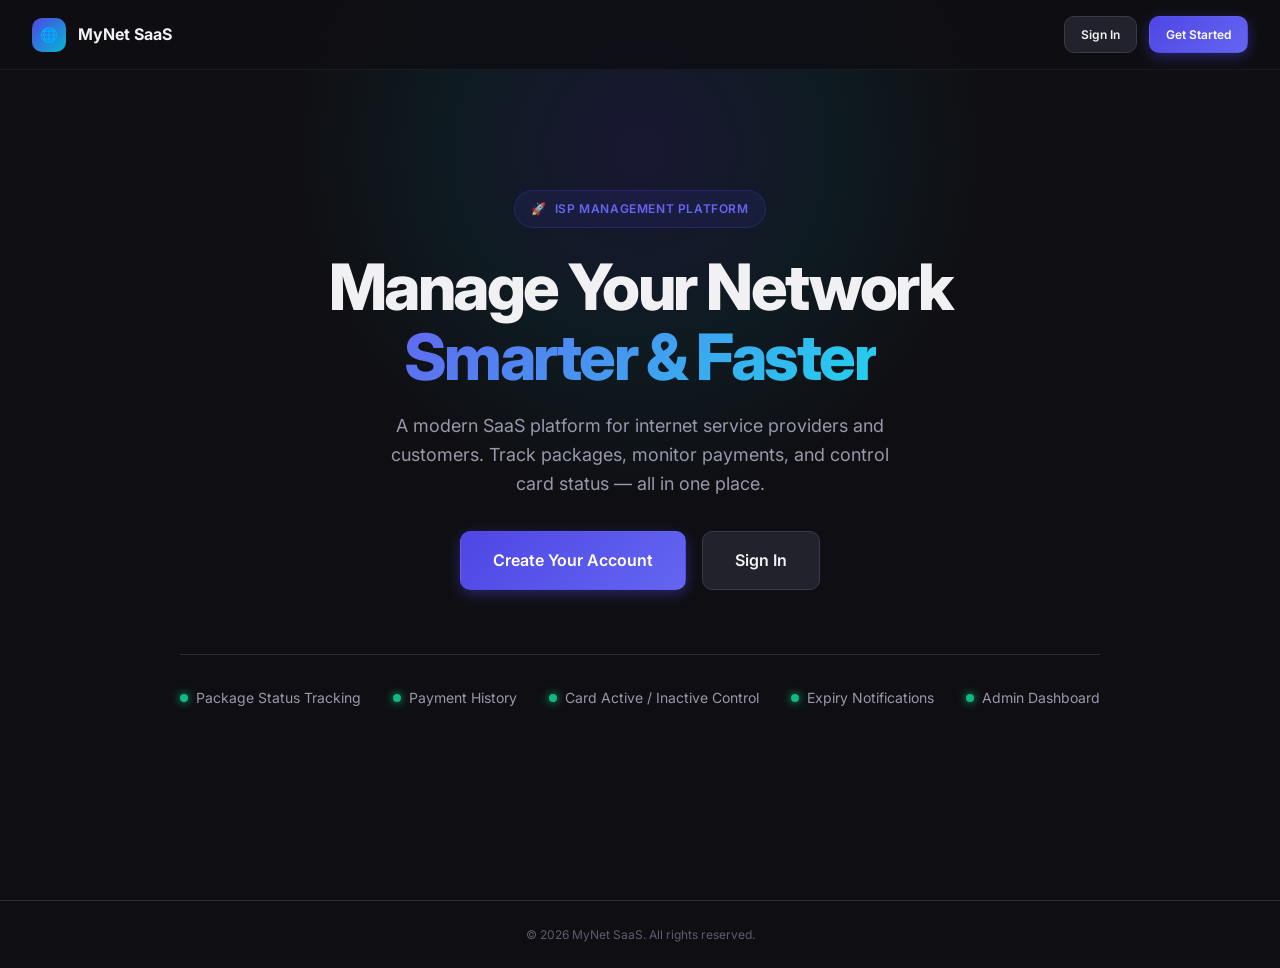
<file: index.html>
<!DOCTYPE html>
<html lang="en">
<head>
  <meta charset="UTF-8" />
  <meta name="viewport" content="width=device-width, initial-scale=1.0" />
  <title>MyNet SaaS — Manage Your Network Services</title>
  <meta name="description" content="MyNet SaaS — A powerful platform to manage your internet packages, track payments, and monitor your account status." />
  <link rel="stylesheet" href="./assets/css/main.css" />
  <style>
    /* ── Landing Page Specific ─────────────────────────── */
    .hero {
      min-height: 100vh;
      display: flex;
      flex-direction: column;
      align-items: center;
      justify-content: center;
      text-align: center;
      padding: var(--space-12) var(--space-6);
      position: relative;
      overflow: hidden;
    }

    /* Ambient glow blobs */
    .hero::before {
      content: '';
      position: absolute;
      top: -200px;
      left: 50%;
      transform: translateX(-50%);
      width: 700px;
      height: 700px;
      background: radial-gradient(ellipse at center,
        rgba(79, 70, 229, 0.15) 0%,
        rgba(6, 182, 212, 0.07) 40%,
        transparent 70%);
      pointer-events: none;
    }

    .hero-badge {
      display: inline-flex;
      align-items: center;
      gap: var(--space-2);
      background: rgba(79, 70, 229, 0.1);
      border: 1px solid rgba(79, 70, 229, 0.25);
      border-radius: var(--radius-full);
      padding: var(--space-2) var(--space-4);
      font-size: var(--font-size-xs);
      font-weight: 600;
      color: var(--color-primary-light);
      letter-spacing: 0.05em;
      text-transform: uppercase;
      margin-bottom: var(--space-6);
      animation: fadeInUp 0.6s ease both;
    }

    .hero-title {
      font-size: clamp(2.5rem, 6vw, 4rem);
      font-weight: 800;
      letter-spacing: -0.04em;
      line-height: 1.1;
      margin-bottom: var(--space-5);
      animation: fadeInUp 0.6s 0.1s ease both;
    }

    .hero-title .gradient-text {
      background: linear-gradient(135deg, var(--color-primary-light), var(--color-accent-light));
      -webkit-background-clip: text;
      -webkit-text-fill-color: transparent;
      background-clip: text;
    }

    .hero-subtitle {
      font-size: var(--font-size-lg);
      color: var(--color-text-secondary);
      max-width: 520px;
      margin: 0 auto var(--space-8);
      line-height: 1.6;
      animation: fadeInUp 0.6s 0.2s ease both;
    }

    .hero-cta {
      display: flex;
      align-items: center;
      gap: var(--space-4);
      flex-wrap: wrap;
      justify-content: center;
      animation: fadeInUp 0.6s 0.3s ease both;
    }

    .hero-features {
      display: flex;
      align-items: center;
      gap: var(--space-8);
      margin-top: var(--space-16);
      padding-top: var(--space-8);
      border-top: 1px solid var(--color-border);
      flex-wrap: wrap;
      justify-content: center;
      animation: fadeInUp 0.6s 0.4s ease both;
    }

    .hero-feature {
      display: flex;
      align-items: center;
      gap: var(--space-2);
      font-size: var(--font-size-sm);
      color: var(--color-text-secondary);
    }

    .hero-feature-dot {
      width: 8px;
      height: 8px;
      border-radius: 50%;
      background: var(--color-success);
      box-shadow: 0 0 8px var(--color-success);
    }

    /* Navbar */
    .landing-nav {
      position: fixed;
      top: 0;
      left: 0;
      right: 0;
      display: flex;
      align-items: center;
      justify-content: space-between;
      padding: var(--space-4) var(--space-8);
      background: rgba(15, 15, 19, 0.85);
      backdrop-filter: blur(16px);
      border-bottom: 1px solid rgba(255, 255, 255, 0.06);
      z-index: var(--z-dropdown);
    }

    .landing-nav-logo {
      display: flex;
      align-items: center;
      gap: var(--space-3);
      font-size: var(--font-size-base);
      font-weight: 700;
      color: var(--color-text-primary);
      text-decoration: none;
    }

    .landing-nav-logo-icon {
      width: 34px;
      height: 34px;
      background: linear-gradient(135deg, var(--color-primary), var(--color-accent));
      border-radius: var(--radius-md);
      display: flex;
      align-items: center;
      justify-content: center;
      font-size: 0.9rem;
    }

    .landing-nav-actions {
      display: flex;
      align-items: center;
      gap: var(--space-3);
    }

    @keyframes fadeInUp {
      from { opacity: 0; transform: translateY(20px); }
      to   { opacity: 1; transform: translateY(0);    }
    }
  </style>
</head>
<body>

  <!-- ── Navigation ──────────────────────────────────────── -->
  <nav class="landing-nav" id="landing-nav" role="navigation" aria-label="Main navigation">
    <a href="./index.html" class="landing-nav-logo">
      <div class="landing-nav-logo-icon" aria-hidden="true">🌐</div>
      <span>MyNet SaaS</span>
    </a>
    <div class="landing-nav-actions">
      <a href="./pages/login.html" class="btn btn-secondary btn-sm" id="nav-login-btn">Sign In</a>
      <a href="./pages/register.html" class="btn btn-primary btn-sm" id="nav-register-btn">Get Started</a>
    </div>
  </nav>

  <!-- ── Hero Section ─────────────────────────────────────── -->
  <main>
    <section class="hero" aria-labelledby="hero-heading">

      <div class="hero-badge" role="note">
        <span>🚀</span>
        <span>ISP Management Platform</span>
      </div>

      <h1 class="hero-title" id="hero-heading">
        Manage Your Network<br />
        <span class="gradient-text">Smarter & Faster</span>
      </h1>

      <p class="hero-subtitle">
        A modern SaaS platform for internet service providers and customers.
        Track packages, monitor payments, and control card status — all in one place.
      </p>

      <div class="hero-cta">
        <a href="./pages/register.html" class="btn btn-primary btn-lg" id="hero-cta-register">
          Create Your Account
        </a>
        <a href="./pages/login.html" class="btn btn-secondary btn-lg" id="hero-cta-login">
          Sign In
        </a>
      </div>

      <div class="hero-features" role="list">
        <div class="hero-feature" role="listitem">
          <div class="hero-feature-dot" aria-hidden="true"></div>
          <span>Package Status Tracking</span>
        </div>
        <div class="hero-feature" role="listitem">
          <div class="hero-feature-dot" aria-hidden="true"></div>
          <span>Payment History</span>
        </div>
        <div class="hero-feature" role="listitem">
          <div class="hero-feature-dot" aria-hidden="true"></div>
          <span>Card Active / Inactive Control</span>
        </div>
        <div class="hero-feature" role="listitem">
          <div class="hero-feature-dot" aria-hidden="true"></div>
          <span>Expiry Notifications</span>
        </div>
        <div class="hero-feature" role="listitem">
          <div class="hero-feature-dot" aria-hidden="true"></div>
          <span>Admin Dashboard</span>
        </div>
      </div>

    </section>
  </main>

  <!-- ── Footer ───────────────────────────────────────────── -->
  <footer style="text-align:center; padding: var(--space-6); border-top: 1px solid var(--color-border); color: var(--color-text-muted); font-size: var(--font-size-xs);">
    &copy; <span data-year></span> MyNet SaaS. All rights reserved.
  </footer>

  <!-- ── Scripts ──────────────────────────────────────────── -->
  <script type="module" src="./assets/js/app.js"></script>

</body>
</html>
</file>
<file: assets/css/main.css>
/* ============================================================
   MyNet SaaS — main.css
   Global design tokens, reset, typography, and utilities.
   All other CSS files import or build on top of this.
   ============================================================ */

/* ── Google Fonts ───────────────────────────────────────────── */
@import url('https://fonts.googleapis.com/css2?family=Inter:wght@300;400;500;600;700;800&display=swap');

/* ── Design Tokens (CSS Custom Properties) ──────────────────── */
:root {
  /* Brand Colors */
  --color-primary:        #4f46e5;   /* Indigo */
  --color-primary-light:  #6366f1;
  --color-primary-dark:   #3730a3;
  --color-accent:         #06b6d4;   /* Cyan */
  --color-accent-light:   #22d3ee;

  /* Semantic Colors */
  --color-success:        #10b981;
  --color-warning:        #f59e0b;
  --color-danger:         #ef4444;
  --color-info:           #3b82f6;

  /* Neutral Palette */
  --color-bg:             #0f0f13;
  --color-surface:        #18181f;
  --color-surface-2:      #22222c;
  --color-surface-3:      #2c2c38;
  --color-border:         #2e2e3a;
  --color-border-light:   #3a3a4a;

  /* Text */
  --color-text-primary:   #f1f1f3;
  --color-text-secondary: #9898aa;
  --color-text-muted:     #5c5c70;
  --color-text-inverse:   #ffffff;

  /* Typography */
  --font-family:          'Inter', system-ui, -apple-system, sans-serif;
  --font-size-xs:         0.75rem;   /* 12px */
  --font-size-sm:         0.875rem;  /* 14px */
  --font-size-base:       1rem;      /* 16px */
  --font-size-lg:         1.125rem;  /* 18px */
  --font-size-xl:         1.25rem;   /* 20px */
  --font-size-2xl:        1.5rem;    /* 24px */
  --font-size-3xl:        1.875rem;  /* 30px */
  --font-size-4xl:        2.25rem;   /* 36px */

  /* Spacing Scale */
  --space-1:  0.25rem;
  --space-2:  0.5rem;
  --space-3:  0.75rem;
  --space-4:  1rem;
  --space-5:  1.25rem;
  --space-6:  1.5rem;
  --space-8:  2rem;
  --space-10: 2.5rem;
  --space-12: 3rem;
  --space-16: 4rem;
  --space-20: 5rem;

  /* Border Radius */
  --radius-sm:   0.375rem;
  --radius-md:   0.625rem;
  --radius-lg:   0.875rem;
  --radius-xl:   1.25rem;
  --radius-2xl:  1.75rem;
  --radius-full: 9999px;

  /* Shadows */
  --shadow-sm:   0 1px 3px rgba(0, 0, 0, 0.4);
  --shadow-md:   0 4px 16px rgba(0, 0, 0, 0.4);
  --shadow-lg:   0 8px 32px rgba(0, 0, 0, 0.5);
  --shadow-glow: 0 0 24px rgba(79, 70, 229, 0.25);

  /* Transitions */
  --transition-fast:   150ms ease;
  --transition-base:   250ms ease;
  --transition-slow:   400ms ease;

  /* Z-index Scale */
  --z-dropdown: 100;
  --z-modal:    200;
  --z-toast:    300;
  --z-overlay:  400;
}

/* ── CSS Reset ──────────────────────────────────────────────── */
*,
*::before,
*::after {
  box-sizing: border-box;
  margin: 0;
  padding: 0;
}

html {
  font-size: 16px;
  scroll-behavior: smooth;
  -webkit-text-size-adjust: 100%;
}

body {
  font-family: var(--font-family);
  font-size: var(--font-size-base);
  color: var(--color-text-primary);
  background-color: var(--color-bg);
  line-height: 1.6;
  min-height: 100vh;
  -webkit-font-smoothing: antialiased;
  -moz-osx-font-smoothing: grayscale;
}

a {
  color: var(--color-primary-light);
  text-decoration: none;
  transition: color var(--transition-fast);
}

a:hover {
  color: var(--color-accent-light);
}

ul, ol {
  list-style: none;
}

img, video {
  max-width: 100%;
  display: block;
}

button {
  cursor: pointer;
  border: none;
  background: none;
  font-family: inherit;
}

input, textarea, select {
  font-family: inherit;
  font-size: inherit;
}

/* ── Typography ─────────────────────────────────────────────── */
h1, h2, h3, h4, h5, h6 {
  font-weight: 700;
  line-height: 1.25;
  color: var(--color-text-primary);
  letter-spacing: -0.02em;
}

h1 { font-size: var(--font-size-4xl); }
h2 { font-size: var(--font-size-3xl); }
h3 { font-size: var(--font-size-2xl); }
h4 { font-size: var(--font-size-xl);  }
h5 { font-size: var(--font-size-lg);  }
h6 { font-size: var(--font-size-base); }

p {
  color: var(--color-text-secondary);
  line-height: 1.7;
}

/* ── Buttons ────────────────────────────────────────────────── */
.btn {
  display: inline-flex;
  align-items: center;
  justify-content: center;
  gap: var(--space-2);
  padding: var(--space-3) var(--space-6);
  font-size: var(--font-size-sm);
  font-weight: 600;
  border-radius: var(--radius-md);
  transition: all var(--transition-base);
  cursor: pointer;
  border: 1.5px solid transparent;
  white-space: nowrap;
  position: relative;
  overflow: hidden;
}

.btn:disabled {
  opacity: 0.5;
  cursor: not-allowed;
  pointer-events: none;
}

.btn-primary {
  background: linear-gradient(135deg, var(--color-primary), var(--color-primary-light));
  color: var(--color-text-inverse);
  box-shadow: 0 4px 14px rgba(79, 70, 229, 0.4);
}

.btn-primary:hover {
  background: linear-gradient(135deg, var(--color-primary-dark), var(--color-primary));
  box-shadow: 0 6px 20px rgba(79, 70, 229, 0.55);
  transform: translateY(-1px);
}

.btn-secondary {
  background: var(--color-surface-2);
  color: var(--color-text-primary);
  border-color: var(--color-border-light);
}

.btn-secondary:hover {
  background: var(--color-surface-3);
  border-color: var(--color-primary-light);
}

.btn-outline {
  background: transparent;
  color: var(--color-primary-light);
  border-color: var(--color-primary-light);
}

.btn-outline:hover {
  background: rgba(79, 70, 229, 0.1);
}

.btn-danger {
  background: rgba(239, 68, 68, 0.15);
  color: var(--color-danger);
  border-color: rgba(239, 68, 68, 0.3);
}

.btn-danger:hover {
  background: rgba(239, 68, 68, 0.25);
}

.btn-sm {
  padding: var(--space-2) var(--space-4);
  font-size: var(--font-size-xs);
}

.btn-lg {
  padding: var(--space-4) var(--space-8);
  font-size: var(--font-size-base);
}

.btn-full {
  width: 100%;
}

/* ── Form Elements ──────────────────────────────────────────── */
.form-group {
  display: flex;
  flex-direction: column;
  gap: var(--space-2);
}

.form-label {
  font-size: var(--font-size-sm);
  font-weight: 500;
  color: var(--color-text-secondary);
}

.form-input {
  width: 100%;
  padding: var(--space-3) var(--space-4);
  background: var(--color-surface-2);
  border: 1.5px solid var(--color-border);
  border-radius: var(--radius-md);
  color: var(--color-text-primary);
  font-size: var(--font-size-sm);
  transition: border-color var(--transition-fast), box-shadow var(--transition-fast);
  outline: none;
}

.form-input::placeholder {
  color: var(--color-text-muted);
}

.form-input:focus {
  border-color: var(--color-primary-light);
  box-shadow: 0 0 0 3px rgba(99, 102, 241, 0.15);
}

.form-input.error {
  border-color: var(--color-danger);
  box-shadow: 0 0 0 3px rgba(239, 68, 68, 0.15);
}

.form-error {
  font-size: var(--font-size-xs);
  color: var(--color-danger);
}

.form-hint {
  font-size: var(--font-size-xs);
  color: var(--color-text-muted);
}

/* ── Cards ──────────────────────────────────────────────────── */
.card {
  background: var(--color-surface);
  border: 1px solid var(--color-border);
  border-radius: var(--radius-xl);
  padding: var(--space-6);
  transition: border-color var(--transition-base), box-shadow var(--transition-base);
}

.card:hover {
  border-color: var(--color-border-light);
  box-shadow: var(--shadow-md);
}

.card-header {
  display: flex;
  align-items: center;
  justify-content: space-between;
  margin-bottom: var(--space-4);
}

.card-title {
  font-size: var(--font-size-lg);
  font-weight: 600;
}

/* ── Badges / Status Pills ──────────────────────────────────── */
.badge {
  display: inline-flex;
  align-items: center;
  gap: var(--space-1);
  padding: var(--space-1) var(--space-3);
  border-radius: var(--radius-full);
  font-size: var(--font-size-xs);
  font-weight: 600;
  text-transform: uppercase;
  letter-spacing: 0.04em;
}

.badge-active {
  background: rgba(16, 185, 129, 0.15);
  color: var(--color-success);
  border: 1px solid rgba(16, 185, 129, 0.3);
}

.badge-inactive {
  background: rgba(239, 68, 68, 0.12);
  color: var(--color-danger);
  border: 1px solid rgba(239, 68, 68, 0.25);
}

.badge-pending {
  background: rgba(245, 158, 11, 0.12);
  color: var(--color-warning);
  border: 1px solid rgba(245, 158, 11, 0.25);
}

.badge-info {
  background: rgba(59, 130, 246, 0.12);
  color: var(--color-info);
  border: 1px solid rgba(59, 130, 246, 0.25);
}

/* ── Alerts / Toasts ────────────────────────────────────────── */
.alert {
  display: flex;
  align-items: flex-start;
  gap: var(--space-3);
  padding: var(--space-4);
  border-radius: var(--radius-md);
  font-size: var(--font-size-sm);
  border-left: 3px solid transparent;
}

.alert-success {
  background: rgba(16, 185, 129, 0.1);
  border-color: var(--color-success);
  color: var(--color-success);
}

.alert-error {
  background: rgba(239, 68, 68, 0.1);
  border-color: var(--color-danger);
  color: var(--color-danger);
}

.alert-warning {
  background: rgba(245, 158, 11, 0.1);
  border-color: var(--color-warning);
  color: var(--color-warning);
}

/* ── Toast Notification Container ──────────────────────────── */
#toast-container {
  position: fixed;
  bottom: var(--space-6);
  right: var(--space-6);
  display: flex;
  flex-direction: column;
  gap: var(--space-3);
  z-index: var(--z-toast);
  pointer-events: none;
}

.toast {
  display: flex;
  align-items: center;
  gap: var(--space-3);
  padding: var(--space-4) var(--space-5);
  background: var(--color-surface-2);
  border: 1px solid var(--color-border-light);
  border-radius: var(--radius-lg);
  box-shadow: var(--shadow-lg);
  font-size: var(--font-size-sm);
  min-width: 260px;
  pointer-events: auto;
  animation: toastIn var(--transition-base) ease forwards;
}

.toast.success { border-left: 3px solid var(--color-success); }
.toast.error   { border-left: 3px solid var(--color-danger);  }
.toast.info    { border-left: 3px solid var(--color-info);    }

@keyframes toastIn {
  from { opacity: 0; transform: translateY(12px); }
  to   { opacity: 1; transform: translateY(0);    }
}

/* ── Loading Spinner ────────────────────────────────────────── */
.spinner {
  width: 20px;
  height: 20px;
  border: 2px solid rgba(255, 255, 255, 0.2);
  border-top-color: currentColor;
  border-radius: 50%;
  animation: spin 0.7s linear infinite;
  display: inline-block;
}

@keyframes spin {
  to { transform: rotate(360deg); }
}

/* ── Layout Utilities ───────────────────────────────────────── */
.container {
  width: 100%;
  max-width: 1200px;
  margin-inline: auto;
  padding-inline: var(--space-6);
}

.flex          { display: flex; }
.flex-col      { flex-direction: column; }
.items-center  { align-items: center; }
.justify-between { justify-content: space-between; }
.gap-2         { gap: var(--space-2); }
.gap-4         { gap: var(--space-4); }
.gap-6         { gap: var(--space-6); }

.text-center   { text-align: center; }
.text-right    { text-align: right; }
.text-sm       { font-size: var(--font-size-sm); }
.text-xs       { font-size: var(--font-size-xs); }
.text-muted    { color: var(--color-text-muted); }
.text-secondary { color: var(--color-text-secondary); }
.text-success  { color: var(--color-success); }
.text-danger   { color: var(--color-danger); }
.text-warning  { color: var(--color-warning); }

.hidden        { display: none !important; }
.sr-only {
  position: absolute;
  width: 1px;
  height: 1px;
  padding: 0;
  margin: -1px;
  overflow: hidden;
  clip: rect(0, 0, 0, 0);
  white-space: nowrap;
  border: 0;
}

/* ── Divider ────────────────────────────────────────────────── */
.divider {
  display: flex;
  align-items: center;
  gap: var(--space-4);
  color: var(--color-text-muted);
  font-size: var(--font-size-sm);
}

.divider::before,
.divider::after {
  content: '';
  flex: 1;
  height: 1px;
  background: var(--color-border);
}

/* ── Responsive Grid ────────────────────────────────────────── */
.grid {
  display: grid;
  gap: var(--space-6);
}

.grid-2 { grid-template-columns: repeat(2, 1fr); }
.grid-3 { grid-template-columns: repeat(3, 1fr); }
.grid-4 { grid-template-columns: repeat(4, 1fr); }

@media (max-width: 1024px) {
  .grid-4 { grid-template-columns: repeat(2, 1fr); }
  .grid-3 { grid-template-columns: repeat(2, 1fr); }
}

@media (max-width: 640px) {
  .grid-2,
  .grid-3,
  .grid-4 { grid-template-columns: 1fr; }

  h1 { font-size: var(--font-size-3xl); }
  h2 { font-size: var(--font-size-2xl); }

  #toast-container {
    bottom: var(--space-4);
    right: var(--space-4);
    left: var(--space-4);
  }
}

/* ── Scrollbar Styling ──────────────────────────────────────── */
::-webkit-scrollbar { width: 6px; }
::-webkit-scrollbar-track { background: var(--color-surface); }
::-webkit-scrollbar-thumb {
  background: var(--color-border-light);
  border-radius: var(--radius-full);
}
::-webkit-scrollbar-thumb:hover { background: var(--color-primary); }

/* ── Selection ──────────────────────────────────────────────── */
::selection {
  background: rgba(79, 70, 229, 0.35);
  color: var(--color-text-primary);
}
</file>
